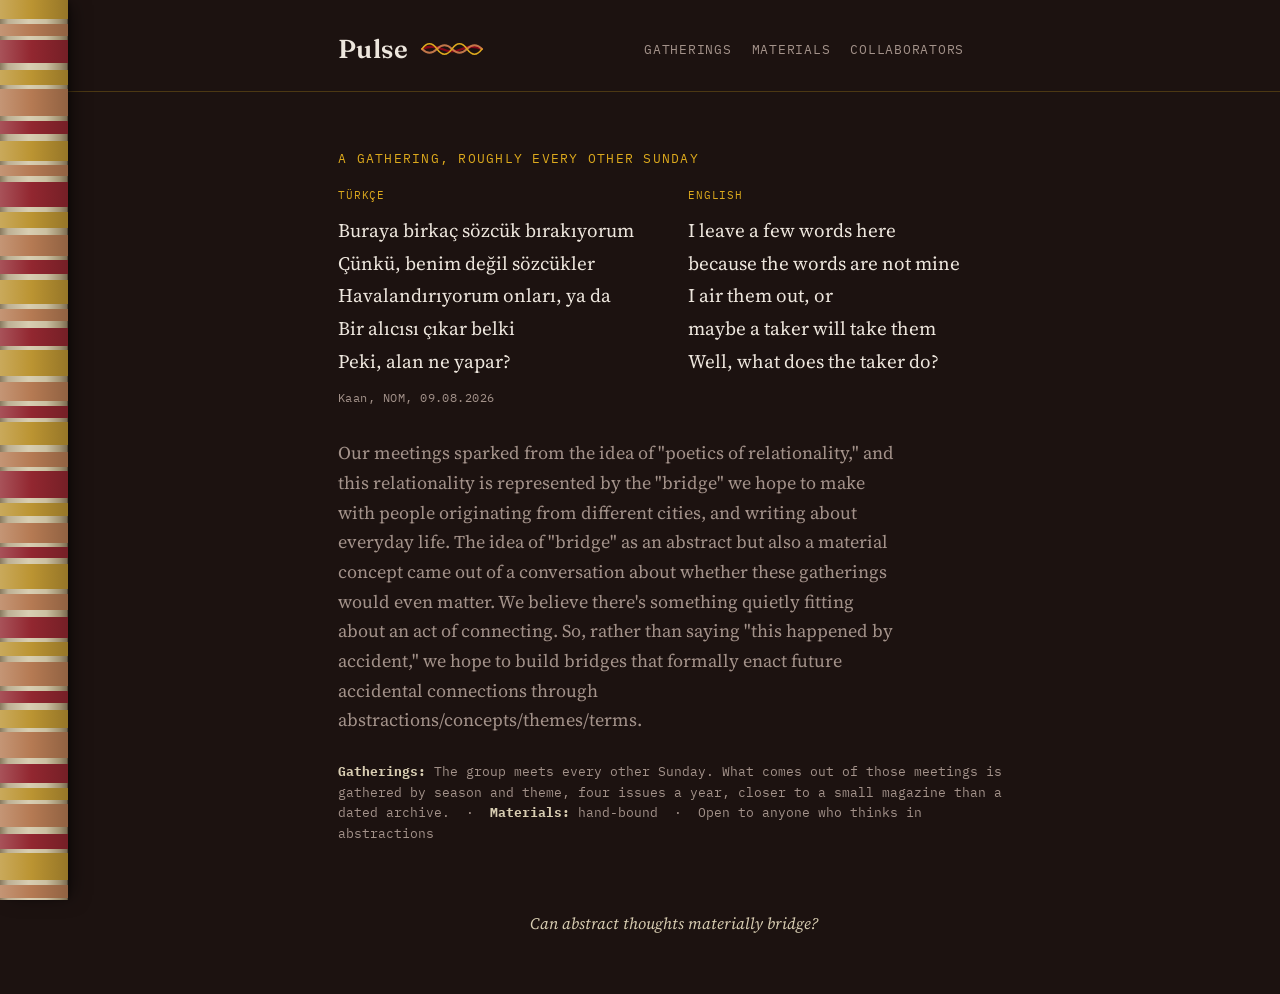
<file: index.html>
<!DOCTYPE html>
<html lang="en" dir="ltr">
<head>
<meta charset="UTF-8">
<meta name="viewport" content="width=device-width, initial-scale=1.0">
<title>Pulse</title>
<link rel="preconnect" href="https://fonts.googleapis.com">
<link rel="preconnect" href="https://fonts.gstatic.com" crossorigin>
<link href="https://fonts.googleapis.com/css2?family=Fraunces:ital,opsz,wght@0,9..144,300;0,9..144,500;0,9..144,600;1,9..144,400;1,9..144,500&family=Source+Serif+4:ital,opsz,wght@0,8..60,400;0,8..60,500;0,8..60,600;1,8..60,400&family=IBM+Plex+Mono:wght@400;500&family=Noto+Nastaliq+Urdu:wght@400;500&family=Noto+Serif+Bengali:wght@400;500&display=swap" rel="stylesheet">
<link rel="stylesheet" href="style.css">
</head>
<body>

<!-- The stitched spine of one of Yalım's notebooks, run down the left
     edge of the page. This is where the deep red is finally legible:
     it carries no text, so the contrast floor does not apply. -->
<div class="spine" aria-hidden="true"></div>

<header>
  <div class="wrap header-row">
    <div class="brand">
      <div class="wordmark"><a href="#" data-go-home>Pulse</a></div>
      <svg class="mark" viewBox="0 0 64 32" width="62" height="30" aria-hidden="true" focusable="false"><g fill="none" stroke-linecap="round"><path d="M0 16 q10.67 -5 21.33 0 t21.33 0 t21.33 0" stroke="#9d041a" stroke-width="2.6" opacity=".8"/><path d="M0 16 q8 8 16 0 t16 0 t16 0 t16 0" stroke="#d3814f" stroke-width="2" opacity=".9"/><path d="M0 16 q8 -11 16 0 t16 0 t16 0 t16 0" stroke="#dca91d" stroke-width="1.6"/></g></svg>
    </div>

    <div class="header-right">
      <nav class="tabs" role="tablist">
        <button class="tab" role="tab" data-panel="gatherings" data-i18n="tab.gatherings">Gatherings</button>
        <button class="tab" role="tab" data-panel="materials" data-i18n="tab.materials">Materials</button>
        <button class="tab" role="tab" data-panel="collaborators" data-i18n="tab.collaborators">Collaborators</button>
      </nav>

      <div class="lang-wrap">
        <button class="lang-btn" aria-expanded="false" aria-haspopup="true" data-i18n-aria="lang.button" aria-label="Language">
          <i></i><i></i><i></i>
        </button>
        <!-- Interface only. There is no poem key anywhere in i18n.js. -->
        <div class="lang-menu" hidden>
          <button data-lang="en"><span>English</span></button>
          <button data-lang="tr"><span>Türkçe</span></button>
          <button data-lang="ur"><span>اردو</span><span class="soon" data-i18n="lang.poemsSoon">interface only</span></button>
          <button data-lang="bn"><span>বাংলা</span><span class="soon" data-i18n="lang.poemsSoon">interface only</span></button>
        </div>
      </div>
    </div>
  </div>
</header>

<main class="wrap">

  <!-- ============================== HOME ============================== -->
  <section class="panel" data-panel="home">
    <div class="hero">
      <p class="eyebrow" data-i18n="home.eyebrow">A gathering, roughly every other Sunday</p>

      <!-- THE OPENING POEM. Both languages, permanently, side by side.
           No data-i18n anywhere in here: the language menu must never
           be able to swap one of these for the other. -->
      <div class="opening-poem">
        <div lang="tr" dir="ltr">
          <span class="op-tag">Türkçe</span>
          <p>Buraya birkaç sözcük bırakıyorum
Çünkü, benim değil sözcükler
Havalandırıyorum onları, ya da
Bir alıcısı çıkar belki
Peki, alan ne yapar?</p>
        </div>
        <div lang="en" dir="ltr">
          <span class="op-tag">English</span>
          <p>I leave a few words here
because the words are not mine
I air them out, or
maybe a taker will take them
Well, what does the taker do?</p>
        </div>
      </div>
      <p class="opening-attr">Kaan, NOM, 09.08.2026</p>

      <!-- Prose, not a poem, so it does translate with the interface.
           The Turkish, Urdu and Bangla versions in i18n.js are drafts
           written here so that choosing a language does not leave a
           reader looking at the site's most central paragraph in
           English. They are meant to be corrected. -->
      <p class="lede" data-i18n="home.manifesto">Our meetings sparked from the idea of "poetics of relationality," and this relationality is represented by the "bridge" we hope to make with people originating from different cities, and writing about everyday life. The idea of "bridge" as an abstract but also a material concept came out of a conversation about whether these gatherings would even matter. We believe there's something quietly fitting about an act of connecting. So, rather than saying "this happened by accident," we hope to build bridges that formally enact future accidental connections through abstractions/concepts/themes/terms.</p>

      <p class="meta-line"><b data-i18n="home.orient.gatherings">Gatherings:</b> <span data-i18n="home.orient.gatheringsText">The group meets every other Sunday. What comes out of those meetings is gathered by season and theme, four issues a year, closer to a small magazine than a dated archive.</span> &nbsp;·&nbsp; <b data-i18n="home.orient.materials">Materials:</b> <span data-i18n="home.orient.materialsText">hand-bound</span> &nbsp;·&nbsp; <span data-i18n="home.orient.openText">Open to anyone who thinks in abstractions</span></p>
    </div>
  </section>

  <!-- =========================== GATHERINGS =========================== -->
  <section class="panel" data-panel="gatherings" hidden>
    <p class="section-label" data-i18n="gatherings.label">Gatherings</p>
    <p class="section-intro" data-i18n="gatherings.intro">The group meets every other Sunday. What comes out of those meetings is gathered by season and theme, four issues a year, closer to a small magazine than a dated archive.</p>

    <div class="issue-item">
      <div class="swatch-row">
        <i style="background:#dca91d"></i>
        <i style="background:#d3814f"></i>
        <i style="background:#9d041a"></i>
      </div>
      <p class="a-meta" data-i18n="gatherings.issue1meta">Issue 1 · Summer 2026 · June – August</p>
      <h2><a href="issues/summer-2026.html" data-i18n="gatherings.issue1title">The Poetics of Relationality</a></h2>
      <p class="a-note" data-i18n="gatherings.issue1note">Two poems by Kaan Gürgan, with English translations of both. June and July still to come.</p>
      <p class="after-issues"><a class="more-link" href="issues/summer-2026.html" data-i18n="gatherings.open">Open this issue →</a></p>
    </div>
  </section>

  <!-- =========================== MATERIALS ============================ -->
  <section class="panel" data-panel="materials" hidden>
    <p class="section-label" data-i18n="materials.label">Materials</p>
    <p class="section-intro"><span data-i18n="materials.intro1">Some of what gets written finds its way out of the abstract and into someone's hands: bound, printed, built. Most of this takes physical shape at</span> <a href="https://www.instagram.com/nomatolye/" target="_blank" rel="noopener">NOM Atölye</a> <span data-i18n="materials.intro2">in Ankara, who keep</span> <a href="https://www.shopier.com/nomatolye/" target="_blank" rel="noopener" data-i18n="materials.shopLink">a shop of their own</a>. <span data-i18n="materials.intro3">Made one at a time, not stocked, so ask before it's gone.</span></p>

    <div class="objects-grid">
      <div class="object-card">
        <!-- PHOTO GOES HERE. Save the notebook image into the images
             folder, then ask Claude to swap the swatch line below for
             the real picture, with alt text. -->
        <div class="object-swatch" data-i18n="materials.photo1">Yalım Ardıç, NOM Atölye — photo goes here</div>
        <h3 data-i18n="materials.card1title">Hand-bound gathering, Vol. I</h3>
        <p data-i18n="materials.card1text">Coptic-stitched, hand marbled cover. One of a small run.</p>
        <a class="inquire" href="https://www.shopier.com/nomatolye/" target="_blank" rel="noopener" data-i18n="materials.card1link">In NOM's shop →</a>
      </div>
      <div class="object-card">
        <div class="object-swatch" data-i18n="materials.photo2">art collaborator's piece — photo goes here</div>
        <h3 data-i18n="materials.card2title">[ piece title ]</h3>
        <p data-i18n="materials.card2text">[ short line on medium and what it responds to ]</p>
        <a class="inquire" href="mailto:poeticalbridge@gmail.com?subject=Pulse%20inquiry" data-i18n="materials.inquire">Inquire →</a>
      </div>
    </div>
  </section>

  <!-- ========================= COLLABORATORS ========================== -->
  <section class="panel colophon" data-panel="collaborators" hidden>
    <p class="section-label" data-i18n="colophon.label">Colophon</p>
    <div class="roles">
      <div class="role-row">
        <span class="role" data-i18n="colophon.role1">Poetics of relationality</span>
        <span class="who">Natalie Gallagher, Detroit <span>— <span data-i18n="colophon.who1">gives us the words that connect our diversified abstract thoughts</span></span></span>
      </div>
      <div class="role-row">
        <span class="role" data-i18n="colophon.role2">The Bridge</span>
        <span class="who">Hakkı Ozan Karayiğit <span>— <span data-i18n="colophon.who2">tries to bridge those diversified abstractions</span></span></span>
      </div>
      <div class="role-row">
        <span class="role" data-i18n="colophon.role3">Materiality of bridging</span>
        <span class="who">Yalım Ardıç, NOM Atölye <span>— <span data-i18n="colophon.who3">materializes the abstract words onto notebooks he designs and makes by hand</span></span></span>
      </div>
    </div>

    <div class="group-block">
      <p class="group-label" data-i18n="roster.ankara">Ankara / Türkiye — base</p>
      <p class="person">Yalım Ardıç</p>
      <p class="person">Kaan Gürgan</p>
      <p class="person">İrem Soyka</p>
    </div>

    <div class="group-block">
      <p class="group-label" data-i18n="roster.syracuse">Syracuse / NY</p>
      <p class="person">Auwn Gurmani <span>— <span data-i18n="roster.phdStudent">PhD student in Geography</span></span></p>
      <p class="person">Avia Nahreen <span>— <span data-i18n="roster.phdCandidate">PhD candidate in Geography</span></span></p>
    </div>

    <div class="group-block">
      <p class="group-label" data-i18n="roster.collaborators">Collaborators</p>
      <p class="person">Mustafa Gürkan Gürler <span>— <span data-i18n="roster.animation">2D animation</span></span></p>
      <p class="person">İrem Gözü <span>— <span data-i18n="roster.painting">painting</span></span></p>
      <p class="person">Ali Baran Seydioğulları <span>— <span data-i18n="roster.sculpture">sculpture</span></span></p>
      <p class="person">Kevin Thompson <span>— <span data-i18n="roster.paper">paper engineering; Penfield, NY, SUNY College of Environmental Science and Forestry</span></span></p>
      <p class="person"><span data-i18n="roster.mfa">Two incoming MFA poets, Creative Writing, Syracuse — names to come</span></p>
    </div>
  </section>

</main>

<footer>
  <div class="wrap" data-i18n="footer.question">
    Can abstract thoughts materially bridge?
  </div>
</footer>

<script src="i18n.js"></script>
<script src="site.js"></script>
<script src="pulse.js"></script>
</body>
</html>
</file>
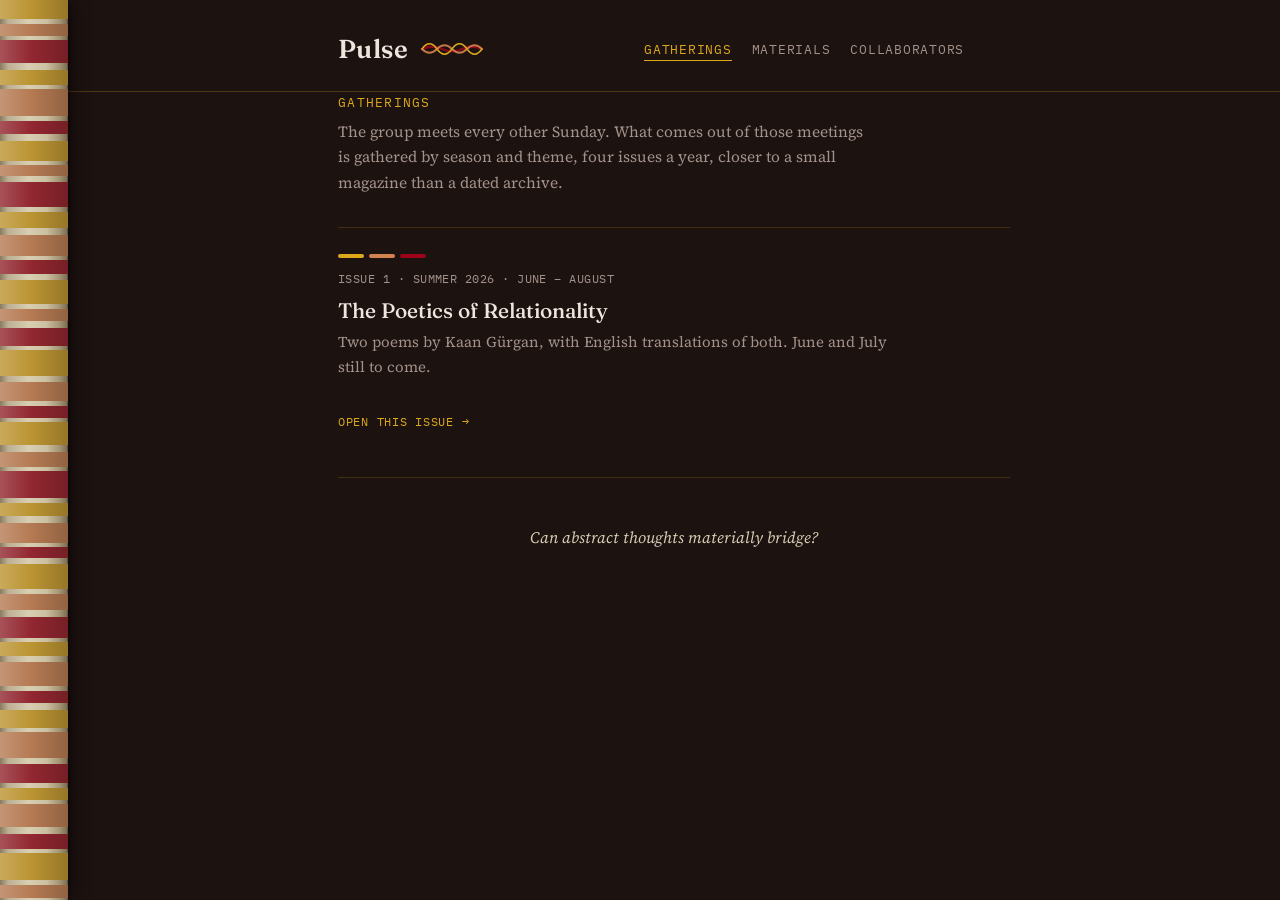
<file: gatherings.html>
<!DOCTYPE html>
<html lang="en">
<head>
<meta charset="UTF-8">
<meta name="viewport" content="width=device-width, initial-scale=1.0">
<title>Gatherings — Pulse</title>
<!-- Gatherings is a panel on the homepage now rather than a page of its
     own. This file stays behind so anything already pointing at
     gatherings.html still arrives in the right place instead of a 404. -->
<meta http-equiv="refresh" content="0; url=index.html#gatherings">
<link rel="canonical" href="index.html">
<link rel="stylesheet" href="style.css">
</head>
<body>
<main class="wrap">
  <p style="padding-top:60px">Gatherings has moved to <a href="index.html#gatherings">the Gatherings panel</a>.</p>
</main>
<script>window.location.replace('index.html#gatherings');</script>
</body>
</html>
</file>
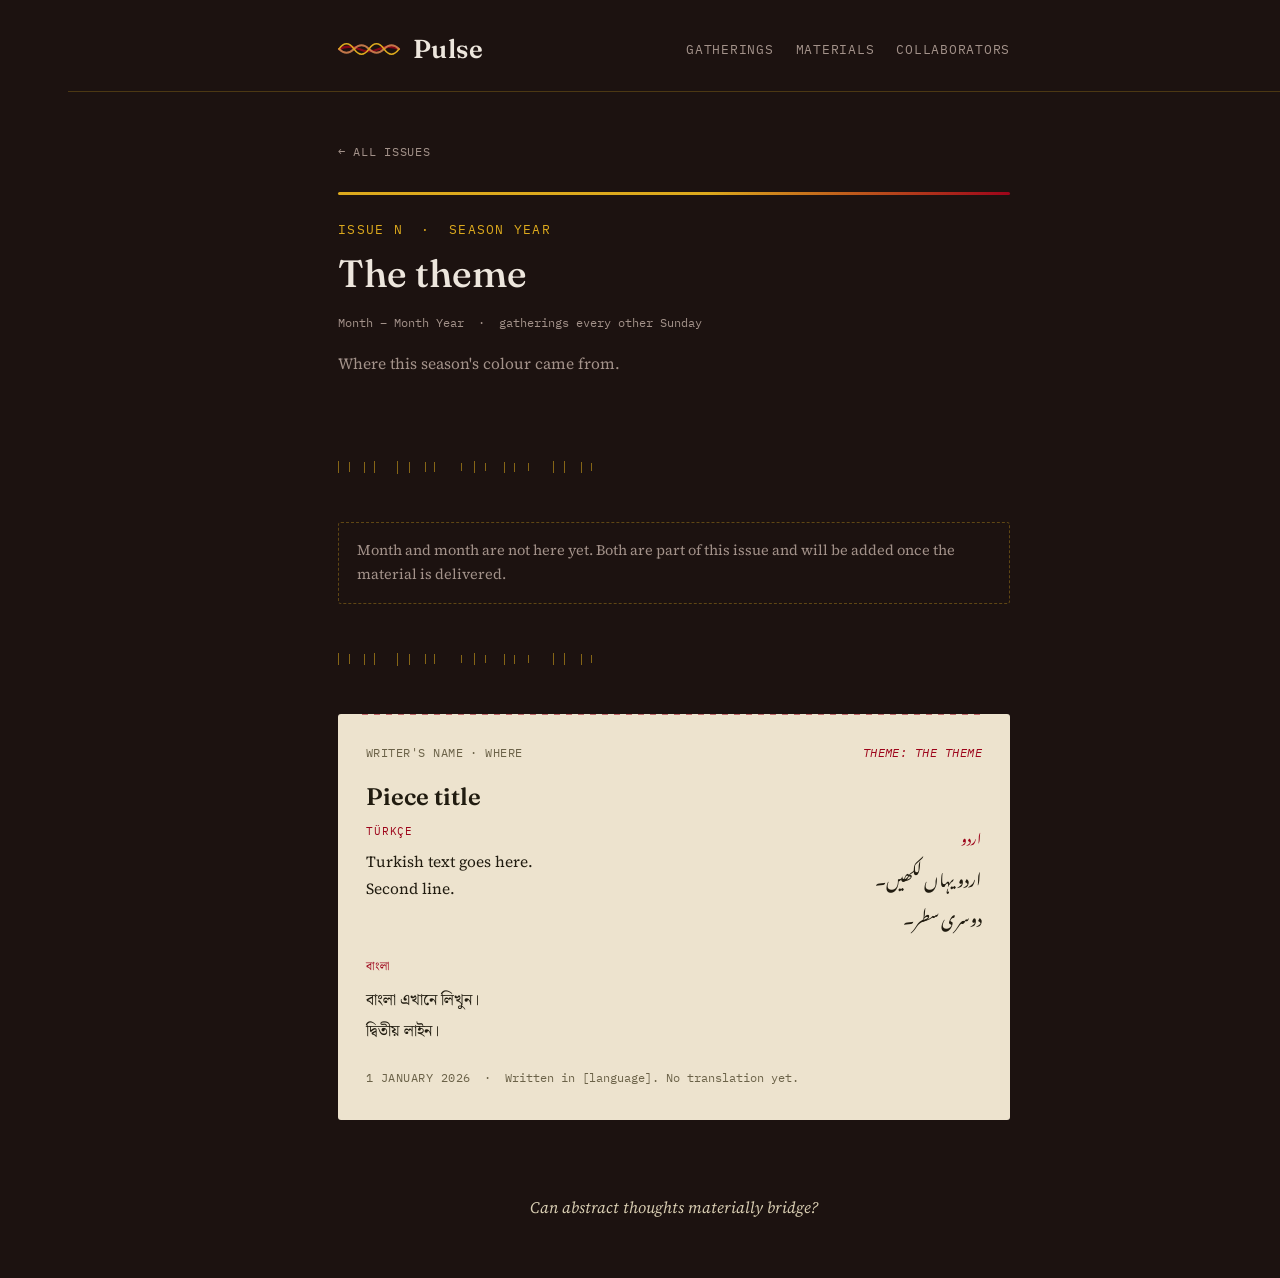
<file: issues/_template.html>
<!DOCTYPE html>
<html lang="en">
<head>
<meta charset="UTF-8">
<meta name="viewport" content="width=device-width, initial-scale=1.0">

<!-- ============ 1 of 6: the browser tab title ============ -->
<title>Issue N, Season Year: Theme — Pulse</title>

<link rel="preconnect" href="https://fonts.googleapis.com">
<link rel="preconnect" href="https://fonts.gstatic.com" crossorigin>
<!-- This longer font line includes Urdu and Bangla. If no piece in this
     issue uses either script, you can shorten it, but leaving it costs
     only page weight and never breaks anything. -->
<link href="https://fonts.googleapis.com/css2?family=Fraunces:ital,opsz,wght@0,9..144,300;0,9..144,500;0,9..144,600;1,9..144,400;1,9..144,500&family=Source+Serif+4:ital,opsz,wght@0,8..60,400;0,8..60,500;0,8..60,600;1,8..60,400&family=IBM+Plex+Mono:wght@400;500&family=Noto+Nastaliq+Urdu:wght@400;500&family=Noto+Serif+Bengali:wght@400;500&display=swap" rel="stylesheet">
<link rel="stylesheet" href="../style.css">
</head>

<!-- ============ 2 of 6: the season ============
     This class is what colours the whole issue — the tick dividers,
     the band under the title, the issue number. Add a matching
     .season-name block to style.css with that season's three colours,
     chosen at the END of the season from whatever actually shaped it. -->
<body class="season-name-year">

<header>
  <div class="wrap header-row">
    <div class="brand">
      <svg class="mark" viewBox="0 0 64 32" width="62" height="30" aria-hidden="true" focusable="false"><g fill="none" stroke-linecap="round"><path d="M0 16 q10.67 -5 21.33 0 t21.33 0 t21.33 0" stroke="#9d041a" stroke-width="2.6" opacity=".8"/><path d="M0 16 q8 8 16 0 t16 0 t16 0 t16 0" stroke="#d3814f" stroke-width="2" opacity=".9"/><path d="M0 16 q8 -11 16 0 t16 0 t16 0 t16 0" stroke="#dca91d" stroke-width="1.6"/></g></svg>
      <div class="wordmark"><a href="../index.html">Pulse</a></div>
    </div>
    <nav>
      <a href="../gatherings.html">Gatherings</a>
      <a href="../index.html#materials">Materials</a>
      <a href="../index.html#colophon">Collaborators</a>
    </nav>
  </div>
</header>

<main class="wrap">

  <!-- ============ 3 of 6: the issue's own heading ============ -->
  <section class="issue-head">
    <a class="back-link" href="../gatherings.html">&larr; All issues</a>
    <div class="issue-band"></div>
    <p class="issue-no">Issue N &nbsp;&middot;&nbsp; Season Year</p>
    <h1>The theme</h1>
    <p class="issue-dates">Month &ndash; Month Year &nbsp;&middot;&nbsp; gatherings every other Sunday</p>
    <p class="section-intro">Where this season's colour came from.</p>
  </section>

  <div class="pulse-rule"></div>

  <!-- ============ 4 of 6: anything promised but not yet in ============
       Delete this if everything has arrived. -->
  <div class="pending">Month and month are not here yet. Both are part of this issue and will be added once the material is delivered.</div>

  <div class="pulse-rule"></div>

  <!-- ============ 5 of 6: one entry per piece ============

       Copy this whole article block for each piece. The id is what
       makes a piece linkable on its own — issues/this-file.html#the-id.

       THE ONE RULE: the language a piece was WRITTEN in goes first.
       Translations come after, in any order. Delete any language block
       you don't need; keep at least one. Paste the poem with its real
       line breaks — they appear exactly as typed.

       Do not change the lang="xx" part: that single attribute picks the
       right font and line spacing for the script. Urdu also needs
       dir="rtl". -->

  <article class="gathering" id="piece-id">
    <div class="g-meta">
      <span>Writer's name &middot; where</span>
      <span class="theme-tag">theme: the theme</span>
    </div>
    <h2>Piece title</h2>

    <div class="languages">
      <div class="lang-block" lang="tr">
        <span class="lang-tag">Türkçe</span>
        <p>Turkish text goes here.
Second line.</p>
      </div>

      <!-- Urdu. Keep dir="rtl". Delete the block if unused. -->
      <div class="lang-block" lang="ur" dir="rtl">
        <span class="lang-tag">اردو</span>
        <p>اردو یہاں لکھیں۔
دوسری سطر۔</p>
      </div>

      <!-- Bangla. Delete the block if unused. -->
      <div class="lang-block" lang="bn">
        <span class="lang-tag">বাংলা</span>
        <p>বাংলা এখানে লিখুন।
দ্বিতীয় লাইন।</p>
      </div>
    </div>

    <!-- ============ 6 of 6: the credit ============
         Always name the language it was written in, then any
         translations, and credit the translator by name:
           Written in Turkish. No translation yet.
           Written in Urdu · translated into English by [name]
           Written in Bangla · translated into English and Turkish by [name] -->
    <div class="g-credit"><span class="entry-date">1 January 2026</span> &nbsp;&middot;&nbsp; Written in [language]. No translation yet.</div>
  </article>

</main>

<footer>
  <div class="wrap">
    Can abstract thoughts materially bridge?
  </div>
</footer>

<script src="../pulse.js"></script>
</body>
</html>
</file>
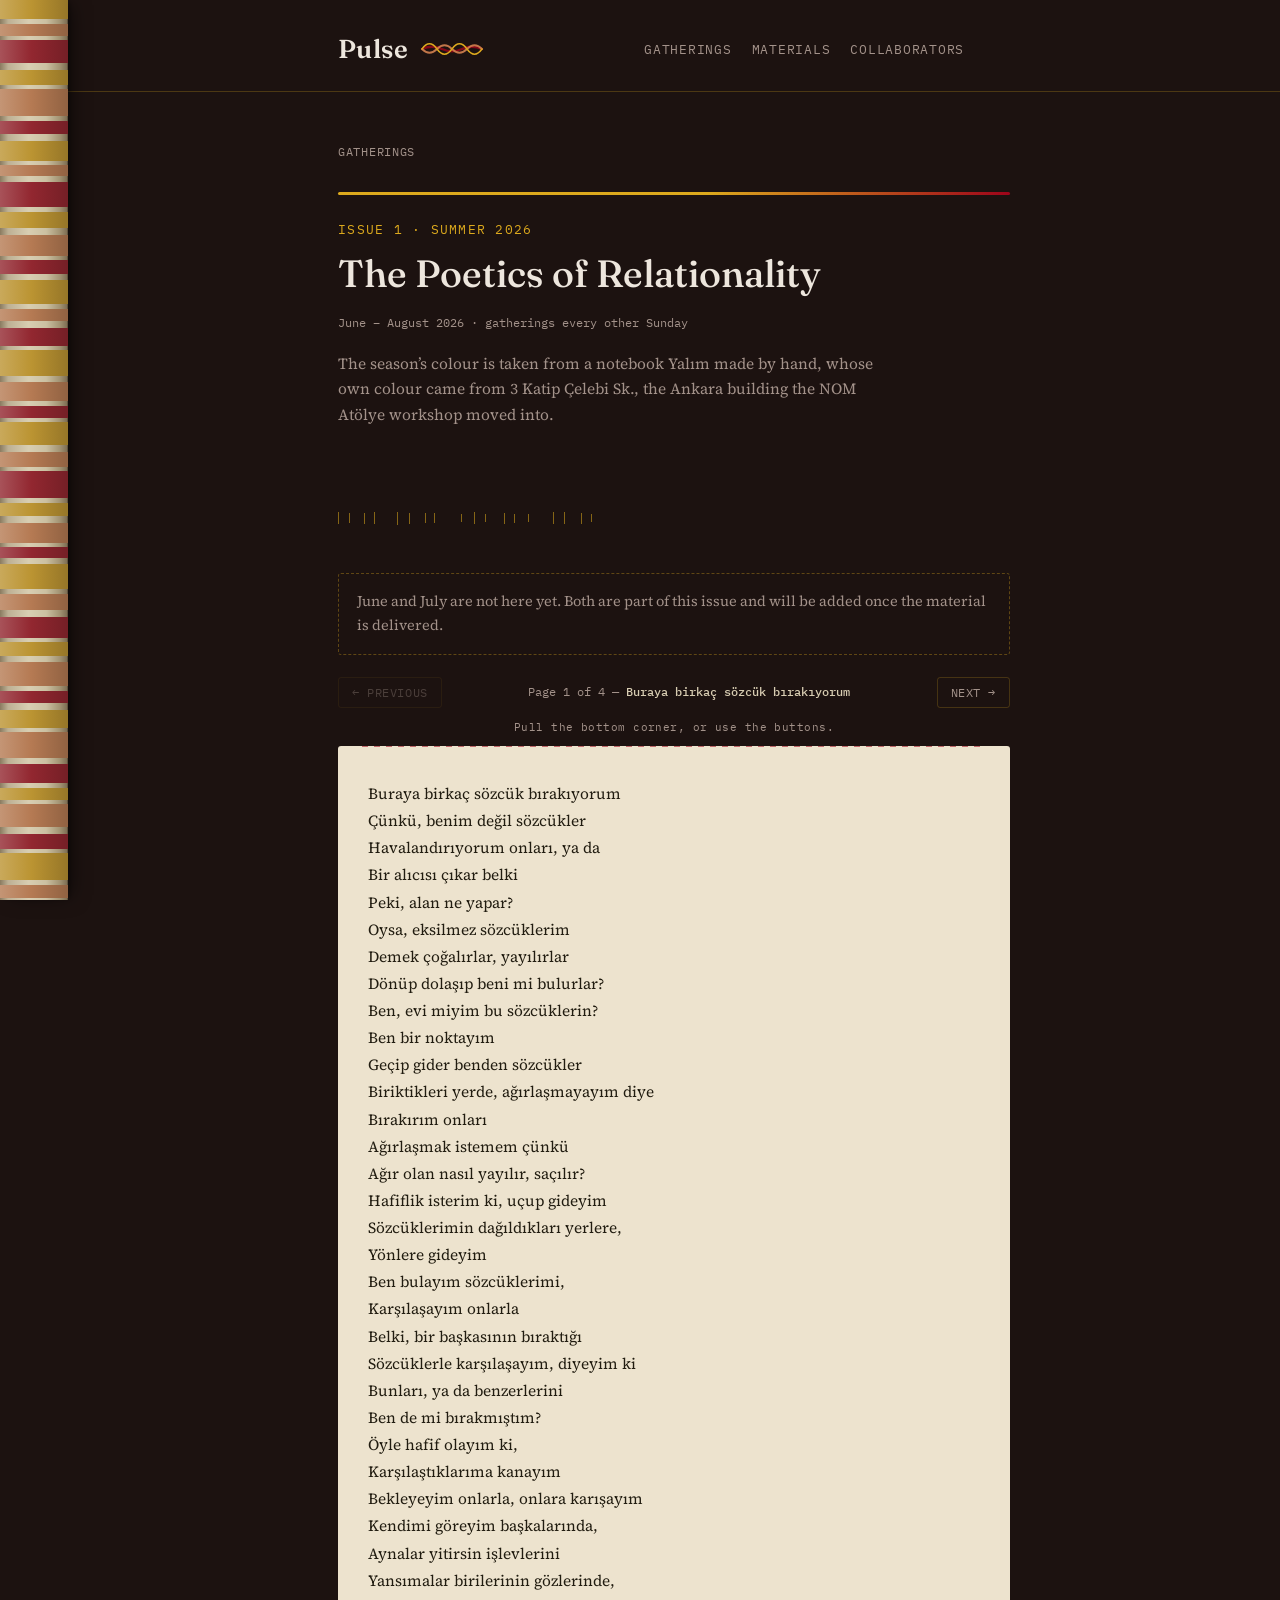
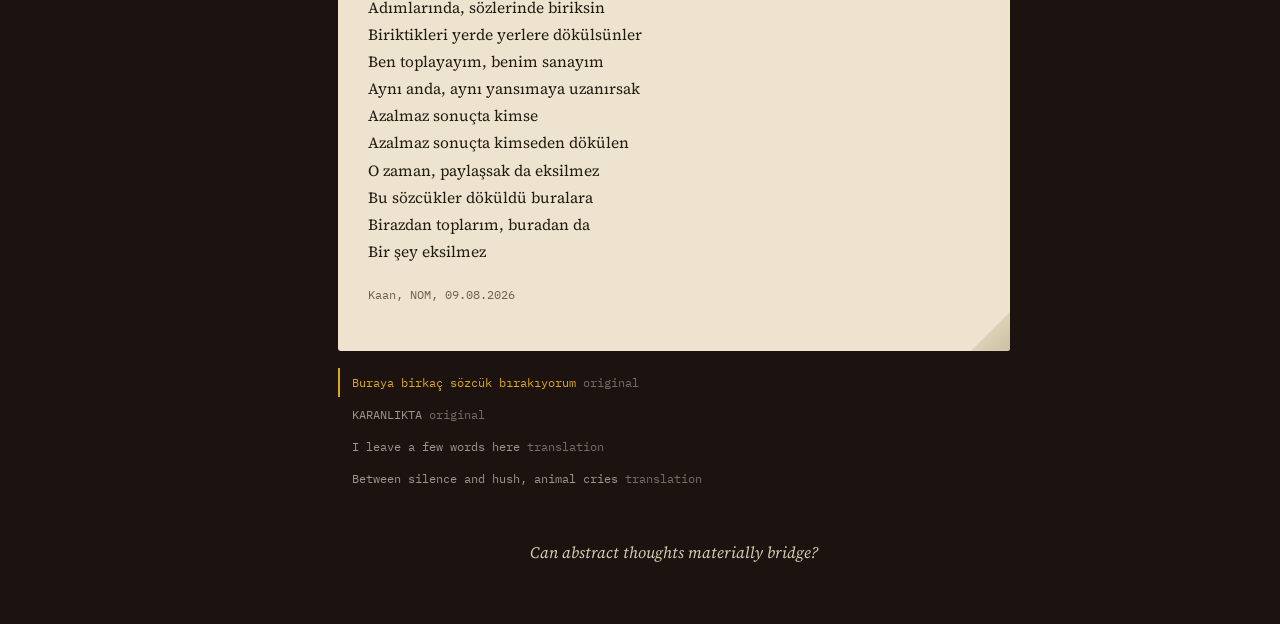
<file: issues/summer-2026.html>
<!DOCTYPE html>
<html lang="en" dir="ltr">
<head>
<meta charset="UTF-8">
<meta name="viewport" content="width=device-width, initial-scale=1.0">
<title>Issue 1, Summer 2026: The Poetics of Relationality — Pulse</title>
<link rel="preconnect" href="https://fonts.googleapis.com">
<link rel="preconnect" href="https://fonts.gstatic.com" crossorigin>
<link href="https://fonts.googleapis.com/css2?family=Fraunces:ital,opsz,wght@0,9..144,300;0,9..144,500;0,9..144,600;1,9..144,400;1,9..144,500&family=Source+Serif+4:ital,opsz,wght@0,8..60,400;0,8..60,500;0,8..60,600;1,8..60,400&family=IBM+Plex+Mono:wght@400;500&family=Noto+Nastaliq+Urdu:wght@400;500&family=Noto+Serif+Bengali:wght@400;500&display=swap" rel="stylesheet">
<link rel="stylesheet" href="../style.css">
</head>
<body>

<div class="spine" aria-hidden="true"></div>

<header>
  <div class="wrap header-row">
    <div class="brand">
      <div class="wordmark"><a href="../index.html">Pulse</a></div>
      <svg class="mark" viewBox="0 0 64 32" width="62" height="30" aria-hidden="true" focusable="false"><g fill="none" stroke-linecap="round"><path d="M0 16 q10.67 -5 21.33 0 t21.33 0 t21.33 0" stroke="#9d041a" stroke-width="2.6" opacity=".8"/><path d="M0 16 q8 8 16 0 t16 0 t16 0 t16 0" stroke="#d3814f" stroke-width="2" opacity=".9"/><path d="M0 16 q8 -11 16 0 t16 0 t16 0 t16 0" stroke="#dca91d" stroke-width="1.6"/></g></svg>
    </div>

    <div class="header-right">
      <nav class="tabs">
        <a class="tab" href="../index.html#gatherings" data-i18n="tab.gatherings">Gatherings</a>
        <a class="tab" href="../index.html#materials" data-i18n="tab.materials">Materials</a>
        <a class="tab" href="../index.html#colophon" data-i18n="tab.collaborators">Collaborators</a>
      </nav>

      <div class="lang-wrap">
        <button class="lang-btn" aria-expanded="false" aria-haspopup="true" data-i18n-aria="lang.button" aria-label="Language">
          <i></i><i></i><i></i>
        </button>
        <div class="lang-menu" hidden>
          <button data-lang="en"><span>English</span></button>
          <button data-lang="tr"><span>Türkçe</span></button>
          <button data-lang="ur"><span>اردو</span><span class="soon" data-i18n="lang.poemsSoon">interface only</span></button>
          <button data-lang="bn"><span>বাংলা</span><span class="soon" data-i18n="lang.poemsSoon">interface only</span></button>
        </div>
      </div>
    </div>
  </div>
</header>

<main class="wrap">

  <section class="issue-head">
    <a class="back-link" href="../index.html#gatherings" data-i18n="gatherings.label">Gatherings</a>
    <div class="issue-band"></div>
    <p class="issue-no" data-i18n="nb.issueNo">Issue 1 · Summer 2026</p>
    <h1 data-i18n="nb.issueTitle">The Poetics of Relationality</h1>
    <p class="issue-dates" data-i18n="nb.issueDates">June – August 2026 · gatherings every other Sunday</p>
    <p class="section-intro" data-i18n="nb.colourNote">The season's colour is taken from a notebook Yalım made by hand, whose own colour came from 3 Katip Çelebi Sk., the Ankara building the NOM Atölye workshop moved into.</p>
  </section>

  <div class="pulse-rule"></div>

  <div class="pending" data-i18n="nb.pending">June and July are not here yet. Both are part of this issue and will be added once the material is delivered.</div>

  <!-- ===================== THE NOTEBOOK =====================
       One poem to a page. Pages are named by first line in the
       navigation, not by number — which is how an untitled poem is
       cited anyway, and why the first poem needs no title assigned.

       Order: the originals first, in the order they were written,
       then translations at the back in the same order. A translation
       is never interleaved with the originals.

       Every page is in this file. If notebook.js does not run, all
       three poems are simply here one after another.
       ======================================================== -->
  <div class="leaf-nav">
    <button data-leaf-prev data-i18n="nb.prev">← Previous</button>
    <span class="leaf-where"></span>
    <button data-leaf-next data-i18n="nb.next">Next →</button>
  </div>

  <p class="nb-hint" data-i18n="nb.hint">Pull the bottom corner, or use the buttons.</p>

  <div class="notebook">

    <!-- Untitled. "Sözcükler" was assigned in an earlier session and
         was never Kaan's title, so this poem carries none. The id is a
         technical identifier, not a title, kept so links still work. -->
    <article class="leaf" id="sozcukler" data-first-line="Buraya birkaç sözcük bırakıyorum">
      <div class="lang-block" lang="tr" dir="ltr">
        <p>Buraya birkaç sözcük bırakıyorum
Çünkü, benim değil sözcükler
Havalandırıyorum onları, ya da
Bir alıcısı çıkar belki
Peki, alan ne yapar?
Oysa, eksilmez sözcüklerim
Demek çoğalırlar, yayılırlar
Dönüp dolaşıp beni mi bulurlar?
Ben, evi miyim bu sözcüklerin?
Ben bir noktayım
Geçip gider benden sözcükler
Biriktikleri yerde, ağırlaşmayayım diye
Bırakırım onları
Ağırlaşmak istemem çünkü
Ağır olan nasıl yayılır, saçılır?
Hafiflik isterim ki, uçup gideyim
Sözcüklerimin dağıldıkları yerlere,
Yönlere gideyim
Ben bulayım sözcüklerimi,
Karşılaşayım onlarla
Belki, bir başkasının bıraktığı
Sözcüklerle karşılaşayım, diyeyim ki
Bunları, ya da benzerlerini
Ben de mi bırakmıştım?
Öyle hafif olayım ki,
Karşılaştıklarıma kanayım
Bekleyeyim onlarla, onlara karışayım
Kendimi göreyim başkalarında,
Aynalar yitirsin işlevlerini
Yansımalar birilerinin gözlerinde,
Adımlarında, sözlerinde biriksin
Biriktikleri yerde yerlere dökülsünler
Ben toplayayım, benim sanayım
Aynı anda, aynı yansımaya uzanırsak
Azalmaz sonuçta kimse
Azalmaz sonuçta kimseden dökülen
O zaman, paylaşsak da eksilmez
Bu sözcükler döküldü buralara
Birazdan toplarım, buradan da
Bir şey eksilmez</p>
      </div>
      <div class="g-credit">Kaan, NOM, 09.08.2026</div>
      <div class="corner" role="button" tabindex="-1" aria-hidden="true"></div>
    </article>

    <!-- This one keeps its heading. KARANLIKTA is the poet's own title,
         in capitals as he wrote it in his own document. One titled poem
         beside one untitled poem is ordinary in poetry. -->
    <article class="leaf" id="karanlikta" data-first-line="KARANLIKTA" hidden>
      <h2>KARANLIKTA</h2>
      <div class="lang-block" lang="tr" dir="ltr">
        <p>Sessizlikle susku arasında hayvan çığlıkları
Etim çekiliyor bir gecenin görünmezine
Göğü adımlarca yürümek karanlıkta
Bakışsızlığım görememek değil, binlerce göz
Hiç duymadığım seslerce dürtülüyorum
Haritası çıkarılamayacak topraklara
ekin oluyor adımlarım
İzlerime basarak ilerliyor bir çocuk,
ve gün doğmadan büyüyüp benim adımı alıyor
Bir adım yok artık benim
Çığlıklar atıyorum karanlıkta,
dişlerimi geçiriyorum bir geçenin etine
Yutuyorum duyduğum her sözcüğü,
kemiği tükürüyorum</p>
      </div>
      <div class="g-credit">Kaan, NOM, 23.08.2026</div>
      <div class="corner" role="button" tabindex="-1" aria-hidden="true"></div>
    </article>

    <!-- TRANSLATION, at the back of the run. English of the first poem.

         TWELVE LINES BEGIN IN LOWER CASE ON PURPOSE. Do not "fix" the
         capitalisation and do not join those lines to the one above.
         That inference is exactly what collapsed KARANLIKTA's 14 lines
         into 10 in an earlier pass. -->
    <article class="leaf" id="sozcukler-en" data-first-line="I leave a few words here" hidden>
      <div class="lang-block" lang="en" dir="ltr">
        <span class="lang-tag" data-i18n="nb.translation">translation</span>
        <p>I leave a few words here
because the words are not mine
I air them out, or
maybe a taker will take them
Well, what does the taker do?
Yet my words are not diminished
So they multiply, they spread
Do they wander in circles and find their way back to me?
Am I the home of these words?
I am a point
Words pass through me and move on
So that I won't grow heavy where they gather
I leave them
Because I don't want to grow heavy
How can something heavy spread, scatter?
I want lightness, so that I can fly away
To the places my words have scattered to,
let me go, in whatever direction
Let me find my words,
let me meet them
Maybe let me meet words
that someone else has left, and say
these, or ones like them,
had I too left them?
Let me be so light
that I'm won over by whatever I meet
Let me linger with them, let me blend into them
Let me see myself in others,
let mirrors lose their function
Let reflections gather in someone's eyes,
in their footsteps, in their words,
and where they gather, let them spill onto the ground
Let me gather them, let me think they're mine
If, at the same moment, we both reach for the same reflection,
no one, in the end, is lessened
What spills from anyone, in the end, is not lessened
So even if we share it, it isn't diminished
These words spilled here, to this place
I'll gather them soon, from here too
Nothing is diminished</p>
      </div>
      <div class="g-credit">Kaan, NOM, 09.08.2026</div>
      <div class="corner" role="button" tabindex="-1" aria-hidden="true"></div>
    </article>

    <!-- TRANSLATION of KARANLIKTA. No heading: the original keeps its
         title, the translation is presented as the poem alone.

         DRAFT — not yet reviewed by Kaan. Three open questions sit on
         it: the "adım" pun (both "my name" and "my step", lost in
         English), the "sessizlik / susku" pair rendered as "silence /
         hush", and line 12's "geçenin", translated as written ("one
         passing") rather than as "gecenin" ("a night's flesh").

         LINE BREAKS ARE NOT GUESSED FROM CAPITALISATION. They follow
         the 14 lines of the Turkish original one for one, and the
         plan's own note confirms the reading: it says lines 12 and 14
         begin lower case in Turkish but must capitalise in English
         because of "I", which is exactly where "I sink" and "I spit"
         fall here. Lines 7 and 9 keep their lower-case openings. -->
    <article class="leaf" id="karanlikta-en" data-first-line="Between silence and hush, animal cries" hidden>
      <div class="lang-block" lang="en" dir="ltr">
        <span class="lang-tag" data-i18n="nb.translation">translation</span>
        <p>Between silence and hush, animal cries
My flesh is drawn into a night's invisible
To walk the sky by the step, in the dark
My gazelessness is not a failure to see, it is thousands of eyes
I am prodded by sounds I have never heard
Into soil that could never be mapped
my steps are becoming crop
A child comes on, treading in my tracks,
and before daybreak grows and takes my name
No name is mine anymore
I let out cries in the dark,
I sink my teeth into the flesh of one passing
I swallow every word I hear,
I spit out the bone</p>
      </div>
      <div class="g-credit">Kaan, NOM, 23.08.2026</div>
      <div class="corner" role="button" tabindex="-1" aria-hidden="true"></div>
    </article>

  </div>

  <ul class="leaf-index">
    <li><button>Buraya birkaç sözcük bırakıyorum <span class="kind" data-i18n="nb.original">original</span></button></li>
    <li><button>KARANLIKTA <span class="kind" data-i18n="nb.original">original</span></button></li>
    <li><button>I leave a few words here <span class="kind" data-i18n="nb.translation">translation</span></button></li>
    <li><button>Between silence and hush, animal cries <span class="kind" data-i18n="nb.translation">translation</span></button></li>
  </ul>

</main>

<footer>
  <div class="wrap" data-i18n="footer.question">
    Can abstract thoughts materially bridge?
  </div>
</footer>

<script src="../i18n.js"></script>
<script src="../site.js"></script>
<script src="../notebook.js"></script>
<script src="../pulse.js"></script>
</body>
</html>
</file>
<file: style.css>
/* ===========================================================
   Pulse — all styling for the whole site lives in this file.

   You should not need to open this file to add a gathering.
   Everything here controls how things look; the words live in
   the .html files.
   =========================================================== */

/* ---------- Identity palette ----------
   Summer 2026's colours are now the site's permanent chrome, not a
   rotating seasonal skin. Source, kept on the record: Yalım's
   handmade notebook, whose colour came from 3 Katip Çelebi Sk., the
   Ankara building NOM Atölye's workshop moved into.

   Later seasons get their own accent scoped to their own gathering
   page, standing out against this base the way Summer's colours once
   stood out against the old neutral one. */
:root {
  --ink: #1c1210;        /* warm near-black, red-brown undertone */
  --ink-2: #261a17;      /* one step up, for cards on the dark */
  --vellum: #ede3ce;     /* the paper. unchanged */
  --vellum-dim: #d8cdb2;

  --gold: #dca91d;
  --orange: #d3814f;
  --deep-red: #9d041a;

  /* CONTRAST, measured against --ink:
       gold      8.4:1  ✓ safe for text at any size
       orange    6.0:1  ✓ safe for text
       deep red  2.2:1  ✗ FAILS for text — decorative only
     Deep red is used for rules, gradients and shapes, never for
     words on the dark background. On vellum it is fine, since the
     paper is light. */
  --accent: var(--gold);
  --accent-2: var(--orange);
  --accent-3: var(--deep-red);

  --mist: #a3928a;       /* warm grey. the old cool grey went muddy
                            against a red-brown black */
  --text-on-ink: #ede6dd;
  --hairline: rgba(220,169,29,0.22);

  /* The old names still resolve, so nothing below breaks while the
     rest of the redesign lands. */
  --brass: var(--gold);
  --brass-bright: var(--gold);
  --ember: var(--deep-red);
}

* { box-sizing: border-box; }

html { scroll-behavior: smooth; }

body {
  margin: 0;
  background: var(--ink);
  color: var(--text-on-ink);
  font-family: 'Source Serif 4', serif;
  font-size: 17px;
  line-height: 1.65;
  -webkit-font-smoothing: antialiased;
  padding-left: var(--spine-w);
}

/* ---------- The spine ----------
   The stitched edge of one of Yalım's notebooks, run full height down
   the left of the page at about a tenth of its width. This is where
   the deep red finally gets to be seen: it carries no text, so the
   contrast floor that keeps it out of body copy does not apply.

   It is not a new element — it is the stitch already running along the
   top of every vellum card, enlarged to the scale of a real binding. */
:root { --spine-w: clamp(30px, 7vw, 68px); }

/* Three layers, the way a real binding has three.

   1. The page block. The spine's own background is paper, not ink, so
      the gaps between stitches are the edges of the sheets showing
      through. It is shaded across its width — darker at both edges,
      lightest just off centre — which is what makes a spine look
      round rather than flat.
   2. The thread. Each stitch is its own element with its own gradient
      across the width, lit on the left and shadowed on the right, so
      it sits on the paper like a cord instead of a printed bar.
   3. The lift. A soft shadow along the right edge, where the binding
      meets the page. This is what actually reads as depth; without it
      the whole thing stays a flag no matter how the colours are cut.

   Stitch heights and gaps come from pulse.js and are deliberately
   uneven — hand-sewn, not machine-ruled. */
.spine {
  position: fixed;
  left: 0; top: 0; bottom: 0;
  width: var(--spine-w);
  z-index: 5;
  display: flex;
  flex-direction: column;
  align-items: stretch;
  overflow: hidden;
  background: linear-gradient(90deg,
    #8a7b60 0%,
    #bdb094 12%,
    #d8ceb2 42%,
    #cbc0a1 68%,
    #a29373 88%,
    #79694f 100%);
  box-shadow:
    7px 0 20px -5px rgba(0,0,0,0.6),
    3px 0 5px -2px rgba(0,0,0,0.45),
    inset -1px 0 0 rgba(0,0,0,0.22);
}
.spine > span { display: block; flex: none; }

/* If pulse.js never runs the spine would be a blank cream strip, so an
   empty one falls back to a plain stitched pattern. */
.spine:empty {
  background-image: repeating-linear-gradient(180deg,
    var(--gold)      0 14px,
    transparent     14px 19px,
    var(--orange)   19px 34px,
    transparent     34px 39px,
    var(--deep-red) 39px 56px,
    transparent     56px 62px);
}

/* On a narrow screen a vertical band would eat the measure, so it lies
   down across the top instead and the text keeps its full width. */
@media (max-width: 700px) {
  body { padding-left: 0; padding-top: 13px; }
  .spine {
    left: 0; right: 0; top: 0; bottom: auto;
    width: auto; height: 13px;
    flex-direction: row;
    background: linear-gradient(180deg,
      #8a7b60 0%,
      #bdb094 12%,
      #d8ceb2 42%,
      #cbc0a1 68%,
      #a29373 88%,
      #79694f 100%);
    box-shadow:
      0 7px 20px -5px rgba(0,0,0,0.6),
      0 3px 5px -2px rgba(0,0,0,0.45),
      inset 0 -1px 0 rgba(0,0,0,0.22);
  }
  .spine:empty {
    background-image: repeating-linear-gradient(90deg,
      var(--gold)      0 14px,
      transparent     14px 19px,
      var(--orange)   19px 34px,
      transparent     34px 39px,
      var(--deep-red) 39px 56px,
      transparent     56px 62px);
  }
}

a { color: var(--brass-bright); text-decoration: none; }
a:hover { text-decoration: underline; }
a:focus-visible, button:focus-visible {
  outline: 2px solid var(--brass-bright);
  outline-offset: 3px;
}

.wrap {
  max-width: 720px;
  margin: 0 auto;
  padding: 0 24px;
}

/* ---------- Pulse rule: the signature device ----------
   A horizontal divider made of ticks at beat-like, slightly
   irregular spacing, rather than a uniform line. Used as the
   one recurring motif throughout the page. */
.pulse-rule {
  display: flex;
  align-items: center;
  gap: 0;
  height: 14px;
  margin: 48px 0;
  overflow: hidden;
}
.pulse-rule span {
  display: inline-block;
  width: 1px;
  background: var(--brass);
  opacity: 0.55;
}
/* The ticks are drawn by pulse.js. If that script fails to load, the
   divider would otherwise vanish and the page would lose its one
   recurring motif — so an empty rule falls back to a plain hairline.
   Once the script fills it, it is no longer empty and this stops
   applying, with no flicker in between. */
.pulse-rule:empty {
  border-top: 1px solid var(--brass);
  opacity: 0.35;
  height: 1px;
}

/* ---------- Header ---------- */
header {
  padding: 28px 0 0;
  border-bottom: 1px solid rgba(220,169,29,0.25);
}
.header-row {
  display: flex;
  justify-content: space-between;
  align-items: center;
  padding-bottom: 20px;
  flex-wrap: wrap;
  gap: 12px;
}

/* ---------- Wordmark and illustration ----------
   The mark is an original drawing, not the reference image: three
   waves at different wavelengths and phases, in the site's own three
   colours. Set at roughly the cap height of the word beside it.

   It is aria-hidden because the word "Pulse" next to it already
   carries the name; a screen reader announcing both would just
   repeat itself. */
.brand {
  display: flex;
  align-items: center;
  gap: 13px;
}
.mark {
  display: block;
  flex: none;
  overflow: visible;
}
.wordmark {
  font-family: 'Fraunces', serif;
  font-weight: 600;
  font-size: 26px;
  letter-spacing: 0.01em;
  color: var(--text-on-ink);
}
.wordmark a { color: inherit; }
.wordmark a:hover { text-decoration: none; }
nav {
  display: flex;
  gap: 22px;
  font-family: 'IBM Plex Mono', monospace;
  font-size: 12.5px;
  letter-spacing: 0.06em;
  text-transform: uppercase;
}
nav a { color: var(--mist); }
nav a:hover { color: var(--brass-bright); }

/* ---------- Tabs and the language menu ----------
   Both sit upper right. The tabs switch panels on the spot: no
   reload, no scrolling to a section, no change to the address bar. */
.header-right {
  display: flex;
  align-items: center;
  gap: 20px;
  flex-wrap: wrap;
}
.tabs { display: flex; gap: 20px; }
.tab {
  background: none;
  border: 0;
  border-bottom: 1px solid transparent;
  padding: 3px 0;
  cursor: pointer;
  font-family: 'IBM Plex Mono', monospace;
  font-size: 12.5px;
  letter-spacing: 0.06em;
  text-transform: uppercase;
  color: var(--mist);
}
.tab:hover { color: var(--accent); }
.tab[aria-selected="true"] {
  color: var(--accent);
  border-bottom-color: var(--accent);
}

.lang-wrap { position: relative; }
.lang-btn {
  display: flex;
  flex-direction: column;
  justify-content: center;
  gap: 4px;
  width: 26px;
  height: 22px;
  padding: 0;
  background: none;
  border: 0;
  cursor: pointer;
}
.lang-btn i {
  display: block;
  height: 1.5px;
  border-radius: 1px;
  background: var(--accent);
}
.lang-btn:hover i { background: var(--orange); }

.lang-menu {
  position: absolute;
  right: 0;
  top: calc(100% + 12px);
  min-width: 200px;
  padding: 6px;
  background: var(--ink-2);
  border: 1px solid var(--hairline);
  border-radius: 4px;
  box-shadow: 0 14px 34px rgba(0,0,0,0.45);
  z-index: 30;
}
.lang-menu[hidden] { display: none; }
.lang-menu button {
  display: flex;
  align-items: baseline;
  justify-content: space-between;
  gap: 14px;
  width: 100%;
  padding: 9px 10px;
  background: none;
  border: 0;
  border-radius: 3px;
  cursor: pointer;
  text-align: left;
  color: var(--text-on-ink);
  font-family: 'IBM Plex Mono', monospace;
  font-size: 12px;
  letter-spacing: 0.03em;
}
.lang-menu button:hover { background: rgba(220,169,29,0.10); }
.lang-menu button[aria-current="true"] { color: var(--accent); }
.lang-menu .soon {
  font-size: 9.5px;
  letter-spacing: 0.07em;
  text-transform: uppercase;
  color: var(--mist);
}

/* ---------- Panels ---------- */
.panel[hidden] { display: none; }

/* ---------- Right-to-left interface ----------
   Choosing Urdu turns the whole interface over. Poems must not turn
   with it: a Turkish or English poem stays left-to-right no matter
   what the menu says, because the text itself has a direction and the
   interface language does not get to overrule it. */
[dir="rtl"] .opening-poem > div,
[dir="rtl"] .lang-block[lang|="tr"],
[dir="rtl"] .lang-block[lang|="en"],
[dir="rtl"] .g-credit,
[dir="rtl"] .opening-attr {
  direction: ltr;
  text-align: left;
}
[dir="rtl"] body { padding-left: 0; padding-right: var(--spine-w); }
[dir="rtl"] .spine { left: auto; right: 0; border-right: none; border-left: 1px solid rgba(220,169,29,0.28); }
@media (max-width: 700px) {
  [dir="rtl"] body { padding-right: 0; padding-top: 11px; }
  [dir="rtl"] .spine { left: 0; right: 0; border-left: none; }
}

/* ---------- Hero ---------- */
.hero { padding: 56px 0 8px; }
.hero .eyebrow {
  font-family: 'IBM Plex Mono', monospace;
  font-size: 12.5px;
  letter-spacing: 0.1em;
  text-transform: uppercase;
  color: var(--brass-bright);
  margin: 0 0 18px;
}
/* ---------- The opening poem ----------
   This stands where the old tagline stood. Both languages are shown
   together, permanently — the language menu never swaps one for the
   other, because this is a poem and poems are not machine translated.
   Turkish first, because that is the language it was written in. */
.opening-poem {
  display: grid;
  grid-template-columns: repeat(auto-fit, minmax(250px, 1fr));
  gap: 28px;
  margin: 0 0 12px;
}
.opening-poem .op-tag {
  display: block;
  font-family: 'IBM Plex Mono', monospace;
  font-size: 10.5px;
  letter-spacing: 0.08em;
  text-transform: uppercase;
  color: var(--accent);
  margin-bottom: 10px;
}
.opening-poem p {
  margin: 0;
  white-space: pre-line;
  font-size: 19px;
  line-height: 1.72;
  color: var(--text-on-ink);
}
.opening-attr {
  font-family: 'IBM Plex Mono', monospace;
  font-size: 11.5px;
  letter-spacing: 0.04em;
  color: var(--mist);
  margin: 0 0 30px;
}
.hero p.lede {
  font-size: 18px;
  color: var(--mist);
  max-width: 560px;
  margin: 0;
}
.hero .meta-line {
  margin-top: 26px;
  font-family: 'IBM Plex Mono', monospace;
  font-size: 12.5px;
  color: var(--mist);
}
.hero .meta-line b { color: var(--vellum-dim); }

/* ---------- Section labels ---------- */
.section-label {
  font-family: 'IBM Plex Mono', monospace;
  font-size: 12.5px;
  letter-spacing: 0.1em;
  text-transform: uppercase;
  color: var(--brass-bright);
  margin: 0 0 6px;
}
.section-intro {
  color: var(--mist);
  font-size: 15.5px;
  margin: 0 0 32px;
  max-width: 540px;
}

/* ---------- Gathering entry ---------- */
.gathering {
  position: relative;
  padding: 30px 28px 32px;
  background: var(--vellum);
  color: #2a2416;
  border-radius: 3px;
  margin-bottom: 28px;
}
/* stitched thread along the top edge — a bookbinding nod */
.gathering::before {
  content: "";
  position: absolute;
  top: 0; left: 24px; right: 24px;
  height: 1px;
  background-image: repeating-linear-gradient(90deg, var(--ember) 0 6px, transparent 6px 12px);
  opacity: 0.55;
}
.gathering .g-meta {
  display: flex;
  justify-content: space-between;
  align-items: baseline;
  font-family: 'IBM Plex Mono', monospace;
  font-size: 11.5px;
  letter-spacing: 0.04em;
  text-transform: uppercase;
  color: #6b6248;
  margin-bottom: 14px;
  flex-wrap: wrap;
  gap: 8px;
}
.gathering h2 {
  font-family: 'Fraunces', serif;
  font-weight: 600;
  font-size: 24px;
  margin: 0 0 4px;
  color: #211c10;
}
.gathering h2 a { color: inherit; }
.gathering .theme-tag {
  font-style: italic;
  color: var(--ember);
  font-weight: 400;
}
.gathering .g-note {
  font-size: 15px;
  color: #4a422f;
  margin: 12px 0 20px;
}
.g-note a { color: var(--ember); }

/* auto-fit rather than a fixed 2 columns: a piece might have one
   language, or five (Turkish, English, Urdu, Bangla...), and this
   wraps to however many actually exist without hardcoding a count */
.languages {
  display: grid;
  grid-template-columns: repeat(auto-fit, minmax(200px, 1fr));
  gap: 22px;
  margin-top: 6px;
}
/* At this column width the grid tops out at two tracks, so an odd
   final block would otherwise sit alone in the left half with dead
   space beside it. Let it run the full width instead: correct for a
   single-language piece, and for the third of three. */
.languages .lang-block:last-child:nth-child(odd) {
  grid-column: 1 / -1;
}

.lang-block .lang-tag {
  font-family: 'IBM Plex Mono', monospace;
  font-size: 10.5px;
  letter-spacing: 0.08em;
  text-transform: uppercase;
  color: var(--ember);
  display: block;
  margin-bottom: 8px;
}
/* Every language is set identically: upright, one colour, no visual
   hierarchy between original and translation. Which language a piece
   was written in is carried by grid order — the original is always
   the first block — and stated plainly in the credit line. It is
   never implied by styling, which is what the old italic was doing
   and which could not have extended to Nastaliq or Bengali. */
.lang-block p {
  margin: 0;
  font-size: 15.5px;
  line-height: 1.75;
  white-space: pre-line;
  color: #211c10;
}

/* ---------- Non-Latin scripts ----------
   These need their own rules because each script has its own
   vertical demands; Latin leading is simply wrong for them. Note
   they are selected on the lang attribute rather than on a class,
   so writing lang="ur" on a block is the single thing that drives
   both the font and the spacing — one declaration, not two kept in
   step. Never italicise either script: a browser will fake it by
   mechanically slanting the glyphs, which mangles Nastaliq. */

/* Urdu, in Nastaliq. The glyphs cascade diagonally and carry deep
   descenders, so lines collide at Latin leading; it needs roughly
   double. Also set a little larger, as Nastaliq detail is fine. */
.lang-block[lang|="ur"] p {
  font-family: 'Noto Nastaliq Urdu', serif;
  font-size: 17px;
  line-height: 2.3;
}

/* Bengali. Serif, to sit with the Latin faces. Wants a little extra
   leading for the matra (the headline stroke) and for conjuncts,
   which stack below the baseline. */
.lang-block[lang|="bn"] p {
  font-family: 'Noto Serif Bengali', serif;
  font-size: 16px;
  line-height: 1.95;
}

/* The mono label face has no Arabic or Bengali glyphs, so these tags
   would silently fall back to whatever the reader's system supplies.
   Letter-spacing is removed too: in Nastaliq it severs the cursive
   join between letters, and in Bengali it breaks the headline stroke
   into dashes. Sized up because neither script survives 10.5px. */
.lang-block[lang|="ur"] .lang-tag {
  font-family: 'Noto Nastaliq Urdu', serif;
  letter-spacing: 0;
  font-size: 14px;
  line-height: 1.9;
}
.lang-block[lang|="bn"] .lang-tag {
  font-family: 'Noto Serif Bengali', serif;
  letter-spacing: 0;
  font-size: 12px;
}

/* Right-to-left is set with dir="rtl" in the HTML, on the block and
   not on the grid — so the columns still read left to right in the
   order written, and only the Urdu column itself flips. Alignment
   follows from dir automatically; nothing here forces it. */

.g-credit {
  margin-top: 20px;
  font-family: 'IBM Plex Mono', monospace;
  font-size: 12px;
  color: #6b6248;
}

.placeholder-note {
  display: inline-block;
  margin-top: 14px;
  padding: 6px 10px;
  background: rgba(157,4,26,0.08);
  border: 1px dashed rgba(157,4,26,0.4);
  border-radius: 3px;
  font-family: 'IBM Plex Mono', monospace;
  font-size: 11.5px;
  color: var(--ember);
}

/* ---------- Objects ---------- */
.objects-grid {
  display: grid;
  grid-template-columns: repeat(2, 1fr);
  gap: 18px;
}
@media (max-width: 560px) { .objects-grid { grid-template-columns: 1fr; } }

.object-card {
  border: 1px solid rgba(220,169,29,0.3);
  border-radius: 3px;
  padding: 20px;
  background: var(--ink-2);
}
.object-swatch {
  height: 120px;
  border-radius: 2px;
  margin-bottom: 14px;
  background: repeating-linear-gradient(
    135deg,
    rgba(220,169,29,0.18) 0 10px,
    rgba(220,169,29,0.06) 10px 20px
  );
  border: 1px solid rgba(220,169,29,0.25);
  display: flex;
  align-items: center;
  justify-content: center;
  font-family: 'IBM Plex Mono', monospace;
  font-size: 11px;
  color: var(--mist);
  text-align: center;
  padding: 8px;
}
.object-card h3 {
  font-family: 'Fraunces', serif;
  font-size: 17px;
  font-weight: 500;
  margin: 0 0 6px;
  color: var(--text-on-ink);
}
.object-card p {
  font-size: 14px;
  color: var(--mist);
  margin: 0 0 12px;
}
.object-card .inquire {
  font-family: 'IBM Plex Mono', monospace;
  font-size: 11.5px;
  letter-spacing: 0.04em;
  text-transform: uppercase;
}

/* ---------- Colophon / Collaborators ---------- */
.colophon {
  border-top: 1px solid rgba(220,169,29,0.25);
  padding: 40px 0 60px;
  margin-top: 12px;
}
.colophon .section-label { margin-bottom: 18px; }
/* 18px rather than 14: the longer role labels ("Poetics of
   relationality") wrap onto two lines in the 140px column, and the
   rows needed a little more air between them to stay legible as
   separate entries. */
.roles {
  display: grid;
  gap: 18px;
}
.role-row {
  display: grid;
  grid-template-columns: 140px 1fr;
  gap: 16px;
  font-size: 15px;
  align-items: baseline;
}
@media (max-width: 480px) {
  .role-row { grid-template-columns: 1fr; gap: 2px; }
}
.role-row .role {
  font-family: 'IBM Plex Mono', monospace;
  font-size: 11.5px;
  letter-spacing: 0.05em;
  text-transform: uppercase;
  color: var(--brass-bright);
}
.role-row .who { color: var(--text-on-ink); }
.role-row .who span { color: var(--mist); font-size: 13.5px; }

.group-block { margin-top: 22px; }
.group-label {
  font-family: 'IBM Plex Mono', monospace;
  font-size: 11.5px;
  letter-spacing: 0.05em;
  text-transform: uppercase;
  color: var(--brass-bright);
  margin: 0 0 8px;
}
.group-names {
  font-size: 15px;
  color: var(--text-on-ink);
  margin: 0 0 6px;
}
.group-names.sub {
  font-size: 13.5px;
  color: var(--mist);
}
.group-names.sub b {
  color: var(--vellum-dim);
  font-weight: 500;
  font-style: italic;
}

/* The footer is now one question and nothing else, so it gets a little
   more room and a little more weight than a strapline needed. */
footer {
  text-align: center;
  padding: 46px 0 58px;
  font-family: 'Source Serif 4', serif;
  font-size: 16px;
  font-style: italic;
  color: var(--vellum-dim);
}

/* ===========================================================
   Added when the single page was split into several.
   Everything above this line is unchanged from the mockup.
   =========================================================== */

/* Small mono links that move you between pages: "all gatherings →"
   at the foot of the homepage list, "← back" atop a single piece. */
.more-link, .back-link {
  display: inline-block;
  font-family: 'IBM Plex Mono', monospace;
  font-size: 12px;
  letter-spacing: 0.06em;
  text-transform: uppercase;
}
.back-link {
  color: var(--mist);
  margin-bottom: 30px;
}
.back-link:hover { color: var(--brass-bright); }

/* The flat per-gathering archive that used to live here was replaced
   by the seasonal .issue-item list further down, and its rules are
   gone with it. */

/* A single gathering on its own page needs a little air at the top,
   since there is no hero above it. */
.single { padding-top: 44px; }
.page-head { padding: 44px 0 8px; }
.page-head h1 {
  font-family: 'Fraunces', serif;
  font-weight: 500;
  font-size: clamp(26px, 4vw, 34px);
  margin: 0 0 14px;
  color: var(--text-on-ink);
}

/* ===========================================================
   Seasonal issues.
   =========================================================== */

/* ---------- Seasonal accent ----------
   The base palette at the top of this file is fixed and applies
   everywhere. A season adds three colours on top of it and never
   replaces ink, vellum, brass or ember.

   Each season's accent is chosen at the END of that season, once it
   is clear what material or event actually shaped it — not picked in
   advance. Put the class on <body> of that issue's page.

   Summer 2026, The Poetics of Relationality: sampled from Yalım's
   handmade notebook, whose colour was itself drawn from 3 Katip
   Çelebi Sk., the Ankara building NOM Atölye's workshop moved into.

   Fall 2026, Winter and Spring stay open until each one closes. */
.season-summer-2026 {
  --season-1: #dca91d;  /* gold */
  --season-2: #d3814f;  /* orange */
  --season-3: #9d041a;  /* deep red */
}

/* On a page with a season set, the tick marks are coloured across
   its three stops by pulse.js — gold through orange into deep red.
   This is the Coptic stitching along a notebook spine: the same
   gesture the divider was always making, now in the season's thread.
   Pages with no season set keep plain brass ticks. */

.issue-head { padding: 44px 0 4px; }
.issue-band {
  height: 3px;
  border-radius: 2px;
  margin-bottom: 24px;
  background: linear-gradient(90deg,
    var(--season-1, var(--brass)),
    var(--season-2, var(--brass)) 55%,
    var(--season-3, var(--ember)));
}
.issue-no {
  font-family: 'IBM Plex Mono', monospace;
  font-size: 12.5px;
  letter-spacing: 0.1em;
  text-transform: uppercase;
  color: var(--season-1, var(--brass-bright));
  margin: 0 0 12px;
}
.issue-head h1 {
  font-family: 'Fraunces', serif;
  font-weight: 500;
  font-size: clamp(28px, 4.4vw, 38px);
  line-height: 1.2;
  margin: 0 0 16px;
  color: var(--text-on-ink);
}
.issue-dates {
  font-family: 'IBM Plex Mono', monospace;
  font-size: 12px;
  color: var(--mist);
  margin: 0 0 18px;
}

/* One issue in the list on gatherings.html */
.issue-item {
  border-top: 1px solid rgba(220,169,29,0.18);
  padding: 26px 0;
}
.issue-item:last-child { border-bottom: 1px solid rgba(220,169,29,0.18); }
.issue-item .swatch-row {
  display: flex;
  gap: 5px;
  margin-bottom: 12px;
}
.issue-item .swatch-row i {
  width: 26px;
  height: 4px;
  border-radius: 2px;
  display: block;
}
.issue-item h2 {
  font-family: 'Fraunces', serif;
  font-weight: 500;
  font-size: 21px;
  line-height: 1.3;
  margin: 0 0 6px;
}
.issue-item h2 a { color: var(--text-on-ink); }
.issue-item h2 a:hover { color: var(--brass-bright); text-decoration: none; }
.issue-item .a-meta {
  font-family: 'IBM Plex Mono', monospace;
  font-size: 11.5px;
  letter-spacing: 0.04em;
  text-transform: uppercase;
  color: var(--mist);
  margin: 0 0 8px;
}
.issue-item .a-note {
  color: var(--mist);
  font-size: 15px;
  margin: 0;
  max-width: 560px;
}

.after-issues { margin-top: 26px; }

/* ===========================================================
   The notebook.

   One poem to a page. The page turns by peeling from the bottom
   corner, the way you actually lift a sheet of paper.

   Why a peel and not a book-style flip: a real flipbook needs pages
   of fixed size, and these poems are 14 lines and 40 lines. Anything
   that assumes a fixed page either shrinks the 40-line poem until it
   cannot be read or pushes it off the screen. Peeling the corner
   keeps the paper gesture and lets each page be as long as its poem.
   =========================================================== */

.notebook { position: relative; }

.leaf {
  position: relative;
  background: var(--vellum);
  color: #2a2416;
  border-radius: 3px;
  padding: 34px 30px 46px;
  transform-origin: 100% 100%;
  will-change: transform, opacity;
}
.leaf::before {
  content: "";
  position: absolute;
  top: 0; left: 24px; right: 24px;
  height: 1px;
  background-image: repeating-linear-gradient(90deg, var(--deep-red) 0 6px, transparent 6px 12px);
  opacity: 0.55;
}

/* The corner itself: a triangle of the sheet's own back, lifted just
   enough to say "take hold here". It grows under the pointer while
   dragging, then the whole leaf goes. */
.leaf .corner {
  position: absolute;
  right: 0; bottom: 0;
  width: 46px; height: 46px;
  cursor: grab;
  border-radius: 0 0 3px 0;
  background: linear-gradient(315deg,
    #cbbfa2 0%, #ded2b6 42%, rgba(222,210,182,0) 43%);
  box-shadow: -3px -3px 9px rgba(0,0,0,0.16);
  clip-path: polygon(100% 0, 100% 100%, 0 100%);
  transition: width .18s ease, height .18s ease;
  touch-action: none;
}
.leaf .corner:hover { width: 62px; height: 62px; }
.leaf .corner:active { cursor: grabbing; }
.leaf.is-dragging .corner { transition: none; }
.leaf.is-dragging { transition: none; }

.leaf.turning {
  transition: transform .5s cubic-bezier(.4,0,.2,1), opacity .5s ease;
  transform: rotate(-11deg) translate(-7%, 4%) scale(.965);
  opacity: 0;
  pointer-events: none;
}
.leaf.arriving {
  animation: leaf-in .42s ease both;
}
@keyframes leaf-in {
  from { opacity: 0; transform: translateY(9px) scale(.99); }
  to   { opacity: 1; transform: none; }
}

@media (prefers-reduced-motion: reduce) {
  .leaf.turning { transition: opacity .2s ease; transform: none; }
  .leaf.arriving { animation: none; }
  .leaf .corner { transition: none; }
}

/* Where in the notebook you are, named by first line rather than by
   page number — which is how an untitled poem is cited anyway. */
.leaf-nav {
  display: flex;
  align-items: center;
  justify-content: space-between;
  gap: 14px;
  margin: 22px 0 10px;
  flex-wrap: wrap;
}
.leaf-nav button {
  background: none;
  border: 1px solid var(--hairline);
  border-radius: 3px;
  padding: 7px 13px;
  cursor: pointer;
  color: var(--mist);
  font-family: 'IBM Plex Mono', monospace;
  font-size: 11.5px;
  letter-spacing: 0.05em;
  text-transform: uppercase;
}
.leaf-nav button:hover:not(:disabled) { color: var(--accent); border-color: var(--accent); }
.leaf-nav button:disabled { opacity: .35; cursor: default; }
.leaf-where {
  font-family: 'IBM Plex Mono', monospace;
  font-size: 11.5px;
  color: var(--mist);
  flex: 1 1 220px;
  text-align: center;
}
.leaf-where b { color: var(--vellum-dim); font-weight: 500; }

.leaf-index {
  list-style: none;
  margin: 16px 0 0;
  padding: 0;
  display: grid;
  gap: 2px;
}
.leaf-index button {
  width: 100%;
  text-align: left;
  background: none;
  border: 0;
  border-left: 2px solid transparent;
  padding: 7px 12px;
  cursor: pointer;
  color: var(--mist);
  font-family: 'IBM Plex Mono', monospace;
  font-size: 11.5px;
}
.leaf-index button:hover { color: var(--accent); }
.leaf-index button[aria-current="true"] {
  color: var(--accent);
  border-left-color: var(--accent);
}
.leaf-index .kind { color: var(--mist); opacity: .7; }

/* Date on a single piece inside an issue */
.entry-date {
  font-family: 'IBM Plex Mono', monospace;
  font-size: 11.5px;
  letter-spacing: 0.04em;
  text-transform: uppercase;
  color: #6b6248;
}

/* A poem excerpt on the homepage, pointing at the whole thing */
.excerpt-more {
  display: inline-block;
  margin-top: 18px;
  font-family: 'IBM Plex Mono', monospace;
  font-size: 11.5px;
  letter-spacing: 0.05em;
  text-transform: uppercase;
  color: var(--ember);
}

/* A note for material promised but not yet delivered */
.pending {
  border: 1px dashed rgba(220,169,29,0.35);
  border-radius: 3px;
  padding: 16px 18px;
  color: var(--mist);
  font-size: 14.5px;
  margin-top: 4px;
}

/* ---------- Roster ---------- */
.person {
  margin: 0 0 6px;
  font-size: 15px;
  color: var(--text-on-ink);
}
.person span {
  color: var(--mist);
  font-size: 13.5px;
}

.byline {
  color: var(--vellum-dim);
  margin-bottom: 8px;
}

/* The corner peel is not something a reader would think to try, so the
   notebook says so once, quietly, above the first page. */
.nb-hint {
  font-family: 'IBM Plex Mono', monospace;
  font-size: 11px;
  letter-spacing: 0.04em;
  color: var(--mist);
  margin: 0 0 10px;
  text-align: center;
}
</file>
